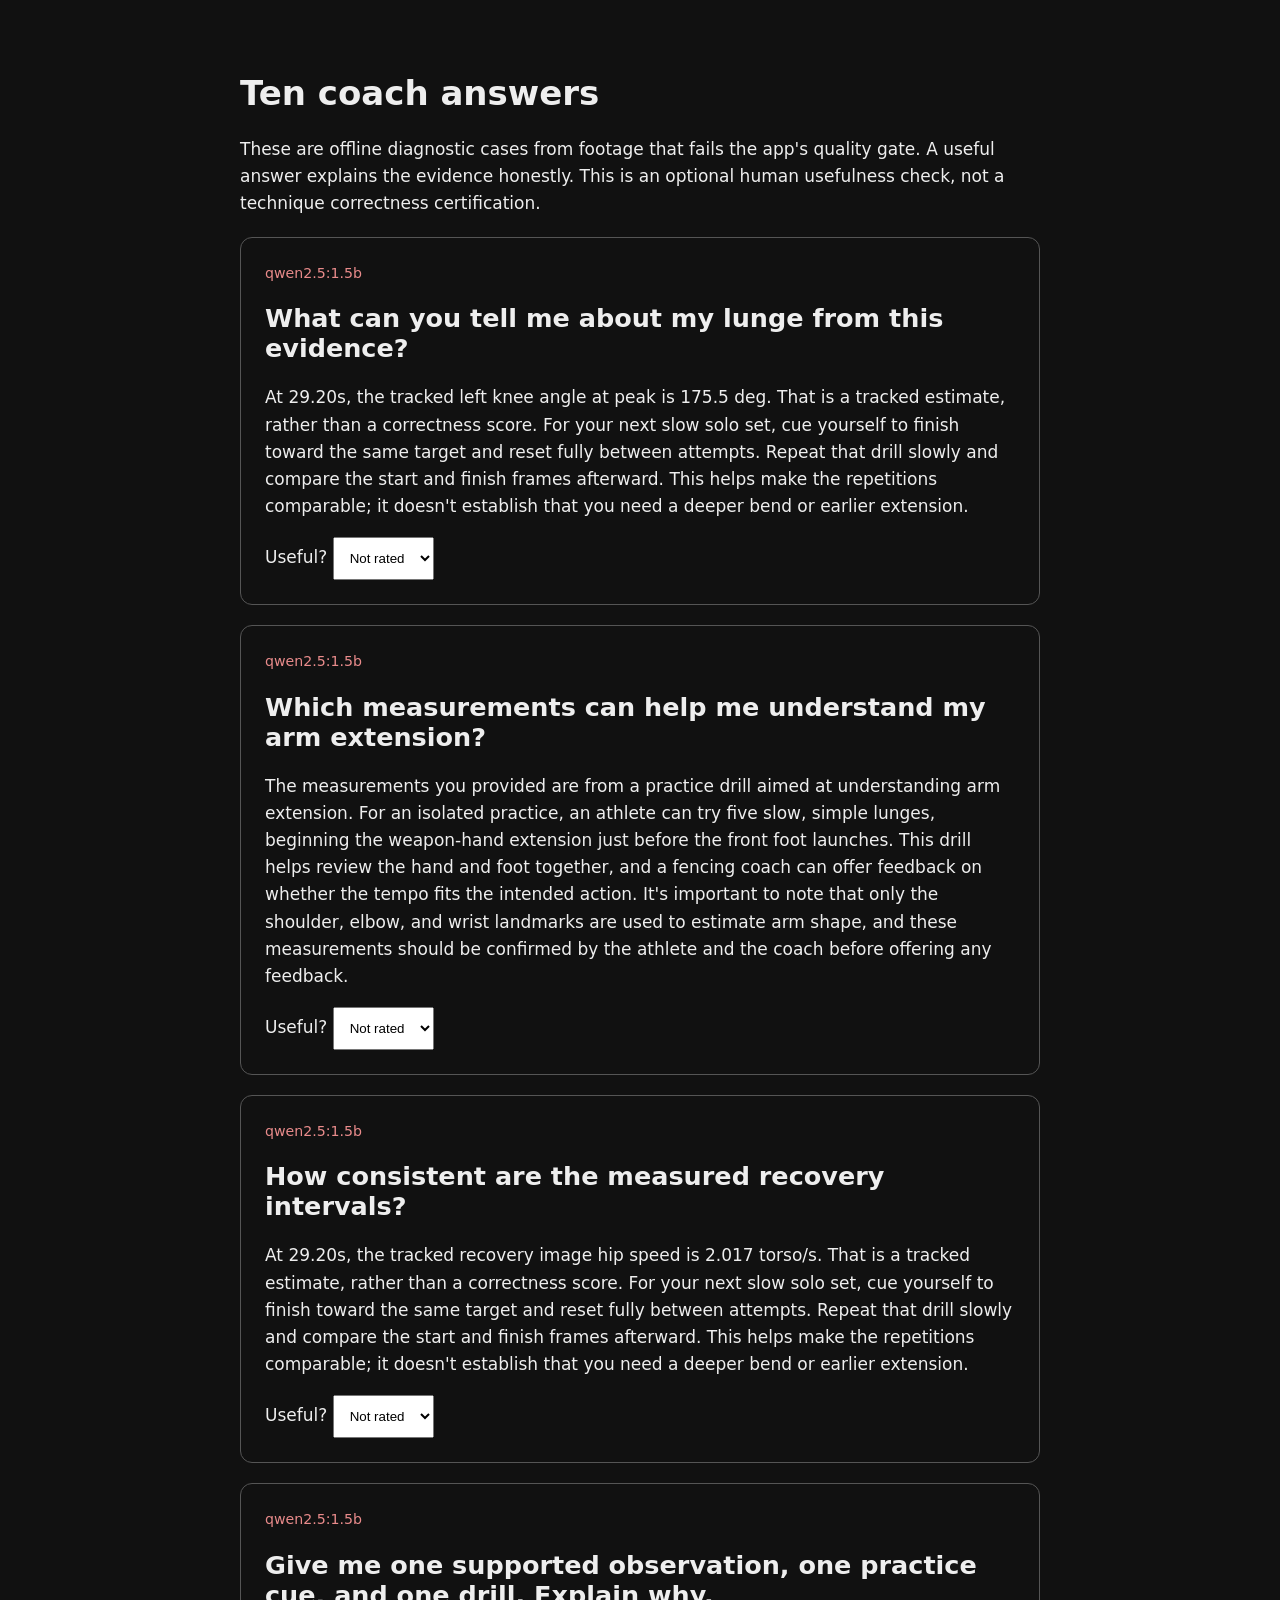
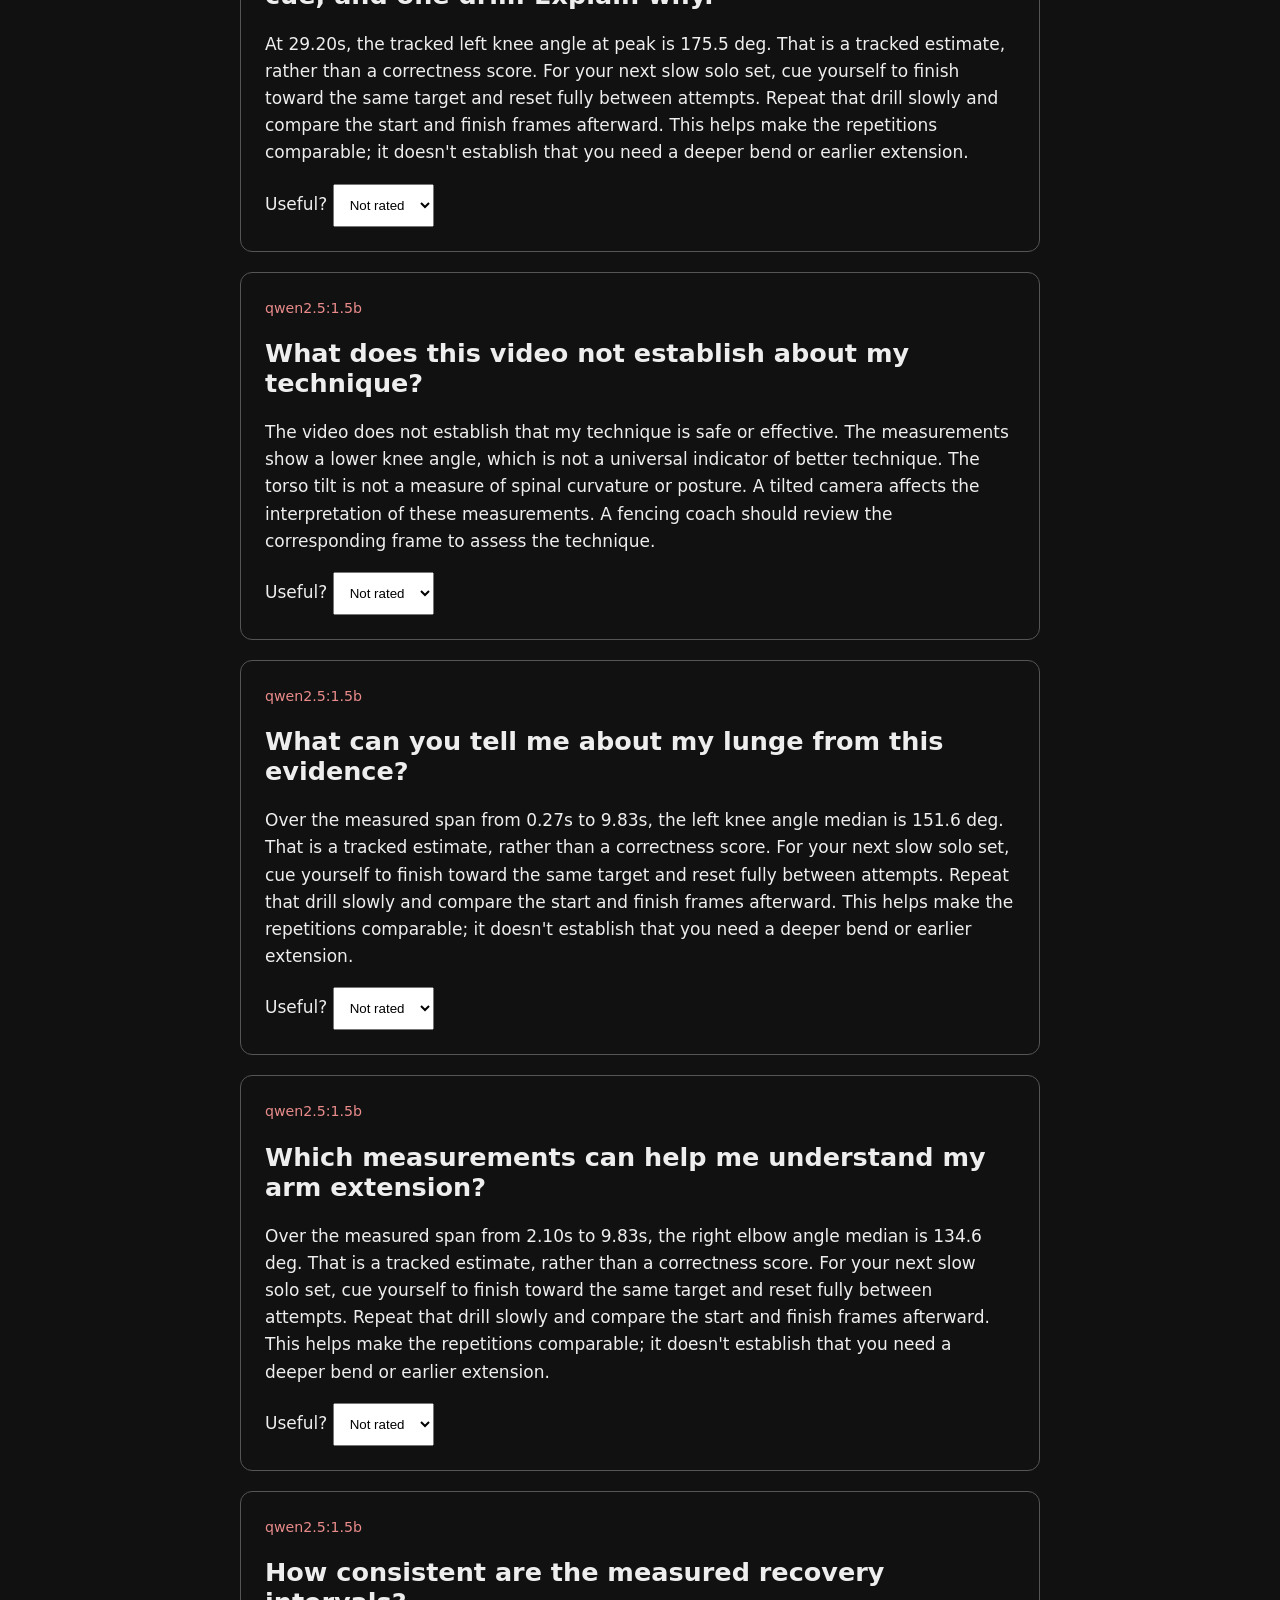
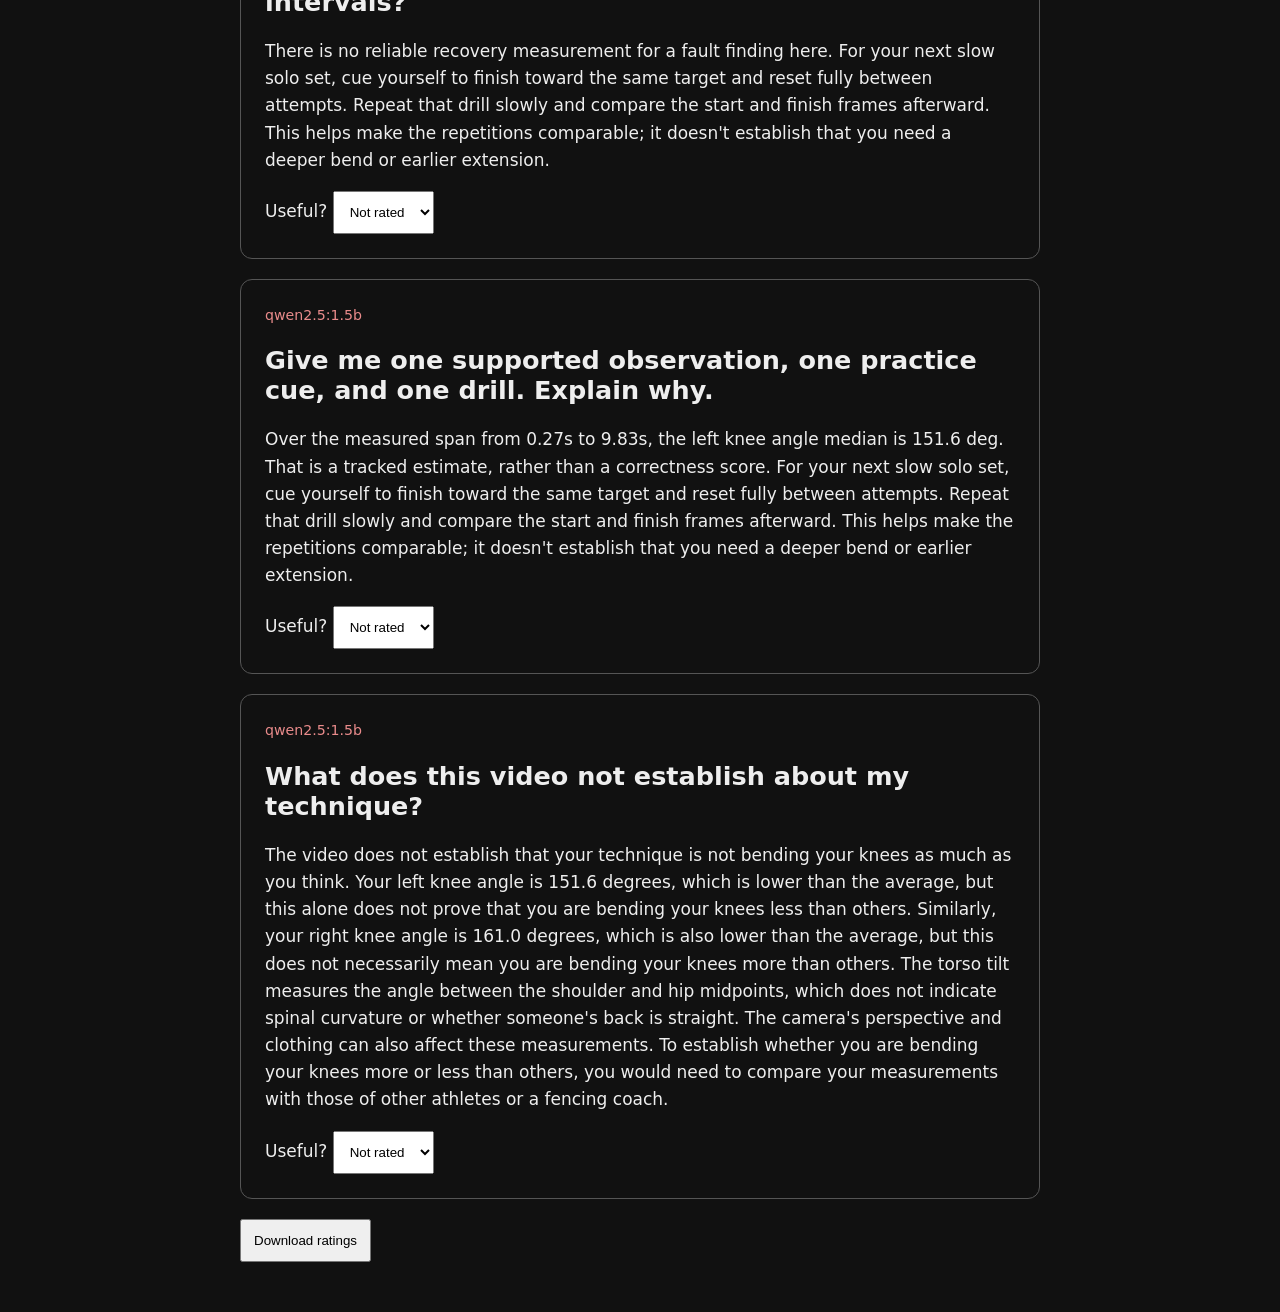
<file: evals/results/coach-review.html>
<!doctype html><html lang="en"><meta charset="utf-8"><meta name="viewport" content="width=device-width,initial-scale=1"><title>Coach answer review</title>
    <style>body{font:17px system-ui;background:#111;color:#eee;max-width:800px;margin:30px auto;padding:20px}article{padding:24px;border:1px solid #555;border-radius:12px;margin:20px 0}p{white-space:pre-wrap;line-height:1.6}button,select{padding:12px}small{color:#e98b8b}</style>
    <h1>Ten coach answers</h1><p>These are offline diagnostic cases from footage that fails the app's quality gate. A useful answer explains the evidence honestly. This is an optional human usefulness check, not a technique correctness certification.</p><article data-id="commons/dourdan-04:0"><small>qwen2.5:1.5b</small><h2>What can you tell me about my lunge from this evidence?</h2><p>At 29.20s, the tracked left knee angle at peak is 175.5 deg. That is a tracked estimate, rather than a correctness score. For your next slow solo set, cue yourself to finish toward the same target and reset fully between attempts. Repeat that drill slowly and compare the start and finish frames afterward. This helps make the repetitions comparable; it doesn&#x27;t establish that you need a deeper bend or earlier extension.</p><label>Useful? <select><option value="">Not rated</option><option>Yes</option><option>No</option></select></label></article><article data-id="commons/dourdan-04:1"><small>qwen2.5:1.5b</small><h2>Which measurements can help me understand my arm extension?</h2><p>The measurements you provided are from a practice drill aimed at understanding arm extension. For an isolated practice, an athlete can try five slow, simple lunges, beginning the weapon-hand extension just before the front foot launches. This drill helps review the hand and foot together, and a fencing coach can offer feedback on whether the tempo fits the intended action. It&#x27;s important to note that only the shoulder, elbow, and wrist landmarks are used to estimate arm shape, and these measurements should be confirmed by the athlete and the coach before offering any feedback.</p><label>Useful? <select><option value="">Not rated</option><option>Yes</option><option>No</option></select></label></article><article data-id="commons/dourdan-04:2"><small>qwen2.5:1.5b</small><h2>How consistent are the measured recovery intervals?</h2><p>At 29.20s, the tracked recovery image hip speed is 2.017 torso/s. That is a tracked estimate, rather than a correctness score. For your next slow solo set, cue yourself to finish toward the same target and reset fully between attempts. Repeat that drill slowly and compare the start and finish frames afterward. This helps make the repetitions comparable; it doesn&#x27;t establish that you need a deeper bend or earlier extension.</p><label>Useful? <select><option value="">Not rated</option><option>Yes</option><option>No</option></select></label></article><article data-id="commons/dourdan-04:3"><small>qwen2.5:1.5b</small><h2>Give me one supported observation, one practice cue, and one drill. Explain why.</h2><p>At 29.20s, the tracked left knee angle at peak is 175.5 deg. That is a tracked estimate, rather than a correctness score. For your next slow solo set, cue yourself to finish toward the same target and reset fully between attempts. Repeat that drill slowly and compare the start and finish frames afterward. This helps make the repetitions comparable; it doesn&#x27;t establish that you need a deeper bend or earlier extension.</p><label>Useful? <select><option value="">Not rated</option><option>Yes</option><option>No</option></select></label></article><article data-id="commons/dourdan-04:4"><small>qwen2.5:1.5b</small><h2>What does this video not establish about my technique?</h2><p>The video does not establish that my technique is safe or effective. The measurements show a lower knee angle, which is not a universal indicator of better technique. The torso tilt is not a measure of spinal curvature or posture. A tilted camera affects the interpretation of these measurements. A fencing coach should review the corresponding frame to assess the technique.</p><label>Useful? <select><option value="">Not rated</option><option>Yes</option><option>No</option></select></label></article><article data-id="footwork-clips/rigin-meinhardt-2016-t8-175000-185000:5"><small>qwen2.5:1.5b</small><h2>What can you tell me about my lunge from this evidence?</h2><p>Over the measured span from 0.27s to 9.83s, the left knee angle median is 151.6 deg. That is a tracked estimate, rather than a correctness score. For your next slow solo set, cue yourself to finish toward the same target and reset fully between attempts. Repeat that drill slowly and compare the start and finish frames afterward. This helps make the repetitions comparable; it doesn&#x27;t establish that you need a deeper bend or earlier extension.</p><label>Useful? <select><option value="">Not rated</option><option>Yes</option><option>No</option></select></label></article><article data-id="footwork-clips/rigin-meinhardt-2016-t8-175000-185000:6"><small>qwen2.5:1.5b</small><h2>Which measurements can help me understand my arm extension?</h2><p>Over the measured span from 2.10s to 9.83s, the right elbow angle median is 134.6 deg. That is a tracked estimate, rather than a correctness score. For your next slow solo set, cue yourself to finish toward the same target and reset fully between attempts. Repeat that drill slowly and compare the start and finish frames afterward. This helps make the repetitions comparable; it doesn&#x27;t establish that you need a deeper bend or earlier extension.</p><label>Useful? <select><option value="">Not rated</option><option>Yes</option><option>No</option></select></label></article><article data-id="footwork-clips/rigin-meinhardt-2016-t8-175000-185000:7"><small>qwen2.5:1.5b</small><h2>How consistent are the measured recovery intervals?</h2><p>There is no reliable recovery measurement for a fault finding here. For your next slow solo set, cue yourself to finish toward the same target and reset fully between attempts. Repeat that drill slowly and compare the start and finish frames afterward. This helps make the repetitions comparable; it doesn&#x27;t establish that you need a deeper bend or earlier extension.</p><label>Useful? <select><option value="">Not rated</option><option>Yes</option><option>No</option></select></label></article><article data-id="footwork-clips/rigin-meinhardt-2016-t8-175000-185000:8"><small>qwen2.5:1.5b</small><h2>Give me one supported observation, one practice cue, and one drill. Explain why.</h2><p>Over the measured span from 0.27s to 9.83s, the left knee angle median is 151.6 deg. That is a tracked estimate, rather than a correctness score. For your next slow solo set, cue yourself to finish toward the same target and reset fully between attempts. Repeat that drill slowly and compare the start and finish frames afterward. This helps make the repetitions comparable; it doesn&#x27;t establish that you need a deeper bend or earlier extension.</p><label>Useful? <select><option value="">Not rated</option><option>Yes</option><option>No</option></select></label></article><article data-id="footwork-clips/rigin-meinhardt-2016-t8-175000-185000:9"><small>qwen2.5:1.5b</small><h2>What does this video not establish about my technique?</h2><p>The video does not establish that your technique is not bending your knees as much as you think. Your left knee angle is 151.6 degrees, which is lower than the average, but this alone does not prove that you are bending your knees less than others. Similarly, your right knee angle is 161.0 degrees, which is also lower than the average, but this does not necessarily mean you are bending your knees more than others. The torso tilt measures the angle between the shoulder and hip midpoints, which does not indicate spinal curvature or whether someone&#x27;s back is straight. The camera&#x27;s perspective and clothing can also affect these measurements. To establish whether you are bending your knees more or less than others, you would need to compare your measurements with those of other athletes or a fencing coach.</p><label>Useful? <select><option value="">Not rated</option><option>Yes</option><option>No</option></select></label></article><button id="save">Download ratings</button><script>
    document.querySelector('#save').onclick=()=>{const rows=[...document.querySelectorAll('article')].map(a=>({case_id:a.dataset.id,useful:a.querySelector('select').value,reviewer:'human',reviewed_at:new Date().toISOString()}));const a=document.createElement('a');a.href=URL.createObjectURL(new Blob([JSON.stringify(rows,null,2)],{type:'application/json'}));a.download='coach-usefulness-ratings.json';a.click();setTimeout(()=>URL.revokeObjectURL(a.href),1000)};
    </script></html>
</file>
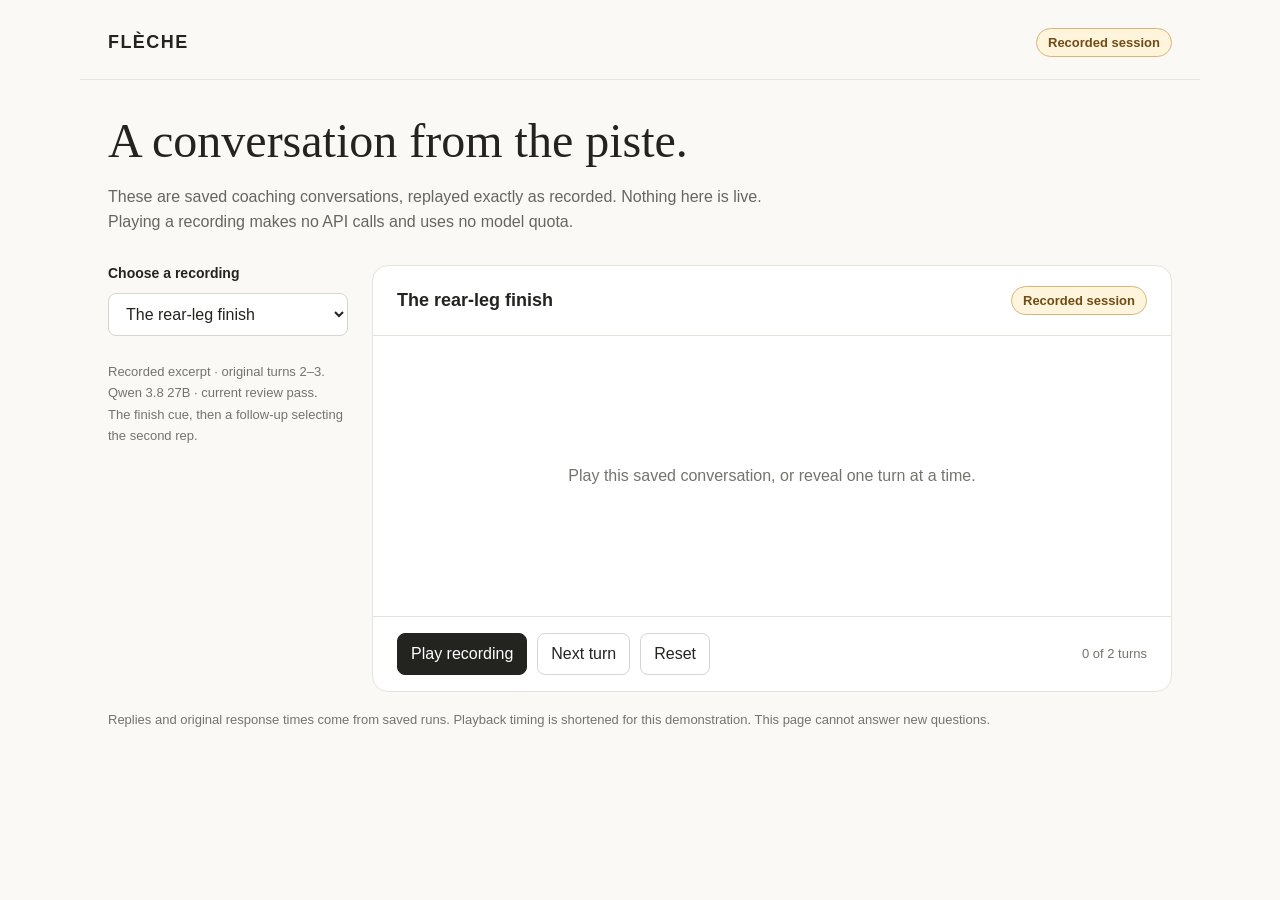
<file: src/fencecoach/web/recorded-coach.html>
<!doctype html>
<html lang="en"><head><meta charset="utf-8"><meta name="viewport" content="width=device-width,initial-scale=1">
<title>Flèche · Recorded session</title><link rel="stylesheet" href="recorded-coach.css">
<script src="recorded-coach.js" defer></script></head><body>
<header><a class="brand" href="/">FLÈCHE</a><span class="recorded">Recorded session</span></header>
<main><h1>A conversation from the piste.</h1>
<p class="intro">These are saved coaching conversations, replayed exactly as recorded. Nothing here is live. Playing a recording makes no API calls and uses no model quota.</p>
<div class="layout"><aside><label for="recording">Choose a recording</label><select id="recording"></select><p id="details" class="details"></p></aside>
<section class="panel" aria-label="Recorded conversation"><div class="panel-heading"><h2 id="title"></h2><span class="recorded">Recorded session</span></div>
<div id="conversation" aria-live="polite"></div><div class="controls"><button class="primary" id="play">Play recording</button><button id="next">Next turn</button><button id="reset">Reset</button><span id="progress" role="status"></span></div></section></div>
<p class="footnote">Replies and original response times come from saved runs. Playback timing is shortened for this demonstration. This page cannot answer new questions.</p></main>
<script id="recordings" type="application/json">[{"title": "The rear-leg finish", "description": "Recorded excerpt · original turns 2–3.\nQwen 3.8 27B · current review pass.\nThe finish cue, then a follow-up selecting the second rep.", "turns": [{"question": "is it better straighter or bent?", "answer": "The knowledge base specifies that the rear leg should end straight at the finish of the lunge, so straighter is the desired position for that phase.", "latency_ms": 878.5748000373133, "provider_label": "qwen/qwen3.8-27b"}, {"question": "the second rep", "answer": "On rep two, your rear knee angle was 176.1 degrees, which is consistent with the straight-rear-leg finish cue.", "latency_ms": 706.9174000062048, "provider_label": "qwen/qwen3.8-27b"}]}, {"title": "An angle is not a force reading", "description": "Recorded excerpt · original turns 1–2.\nGemini 3.8 Flash · previous review pass.\nWhy a straight rear leg does not prove greater force.", "turns": [{"question": "how much force did I push with?", "answer": "We don't have usable measurements for force in this session; the cause is unknown. Side-view video tracking cannot measure physical drive or ground contact force.\n\nAs general guidance, coaches emphasize applying the push down into the floor with the entire rear foot rather than backward, keeping the rear foot grounded to drive the body forward.", "latency_ms": 2871.17890000809, "provider_label": "gemini-3.8-flash"}, {"question": "does a straighter back leg prove more force?", "answer": "No, a straighter rear leg does not prove more force. \n\nA straight rear leg shows joint extension and finishing position, but camera tracking of joint angles cannot measure the push direction or physical force applied into the floor. Mechanically, the rear leg straightens to drive the body forward, yet full extension can happen with varying levels of acceleration and power.", "latency_ms": 3992.6048000343144, "provider_label": "gemini-3.8-flash"}]}, {"title": "What this footage can tell us", "description": "Recorded excerpt · original turns 2–3.\nHosted Qwen 3.8 27B · previous review pass.\nFoot contact and blade steadiness need evidence these measurements do not provide.", "turns": [{"question": "did my rear foot roll?", "answer": "I can’t tell from these side-view measurements whether your rear foot rolled. The current data tracks knee angles and arm extension, but it doesn’t capture foot contact or lateral movement on the floor.\n\nGeneral guidance: keep the rear foot flat and push down into the floor rather than letting it slide or roll sideways. If you suspect rolling, check your foot placement and hip alignment during slow-motion lunges to ensure the rear leg drives straight through.", "latency_ms": 871.5099999681115, "provider_label": "qwen/qwen3.8-27b"}, {"question": "did I keep the point steady?", "answer": "I can’t confirm point steadiness from these side-view measurements. The current data tracks limb angles but doesn’t capture blade or point tracking, so it can’t show if the point dropped or wavered.\n\nGeneral guidance: keep the weapon shoulder relaxed and the elbow, forearm, guard, and point aligned in one line. A tight shoulder often causes the arm to drop during the lunge, so focus on keeping that shoulder loose and making small aim corrections with your fingers rather than your shoulder.", "latency_ms": 891.8225000379607, "provider_label": "qwen/qwen3.8-27b"}]}]</script></body></html>
</file>
<file: src/fencecoach/web/recorded-coach.css>
:root { color-scheme: light; font-family: "Segoe UI", sans-serif; color: #232320; background: #faf9f6; }
* { box-sizing: border-box; }
body { margin: 0; }
header { max-width: 1120px; margin: auto; padding: 28px 28px 22px; display: flex; align-items: center; justify-content: space-between; gap: 16px; border-bottom: 1px solid #e7e3dc; }
a { color: inherit; }
.brand { font-size: 18px; font-weight: 800; letter-spacing: .08em; text-decoration: none; }
.recorded { display: inline-block; border: 1px solid #d7b67a; color: #704c16; background: #fff4dc; padding: 6px 11px; border-radius: 20px; font-size: 13px; font-weight: 650; }
main { max-width: 1120px; margin: auto; padding: 34px 28px 64px; }
h1 { font: 400 clamp(32px, 5vw, 48px)/1.12 Georgia, serif; margin: 0 0 16px; }
.intro { max-width: 700px; color: #66665e; line-height: 1.6; margin-bottom: 30px; }
.layout { display: grid; grid-template-columns: 240px minmax(0, 1fr); gap: 24px; align-items: start; }
aside { display: grid; gap: 12px; }
label { font-weight: 600; font-size: 14px; }
select, button { font: inherit; border-radius: 8px; border: 1px solid #d9d5ce; background: #fff; padding: 11px 13px; color: inherit; }
select { width: 100%; }
.details { font-size: 13px; color: #74746d; line-height: 1.65; white-space: pre-line; }
.panel { background: #fff; border: 1px solid #e7e3dc; border-radius: 16px; overflow: hidden; }
.panel-heading { padding: 20px 24px; border-bottom: 1px solid #e7e3dc; display: flex; flex-wrap: wrap; justify-content: space-between; align-items: center; gap: 12px; }
h2 { font-size: 18px; margin: 0; }
#conversation { padding: 24px; min-height: 280px; display: flex; flex-direction: column; gap: 20px; }
.empty { color: #74746d; margin: auto 0; text-align: center; line-height: 1.7; }
.turn { display: flex; flex-direction: column; gap: 14px; }
.message { margin: 0; padding: 14px 17px; border-radius: 12px; white-space: pre-wrap; line-height: 1.6; font-size: 15px; }
.athlete { margin-left: 12%; background: #f3ede9; }
.coach { background: #f7f7f3; margin-right: 6%; }
.message small { display: block; color: #74746d; font-size: 12px; margin-bottom: 7px; white-space: normal; }
.controls { border-top: 1px solid #e7e3dc; padding: 16px 24px; display: flex; flex-wrap: wrap; gap: 10px; align-items: center; }
button { cursor: pointer; }
button.primary { background: #232320; color: #fff; border-color: #232320; }
button:disabled { opacity: .45; cursor: default; }
button:focus-visible, select:focus-visible, a:focus-visible { outline: 3px solid #b46c27; outline-offset: 3px; }
#progress { color: #74746d; font-size: 13px; margin-left: auto; }
.footnote { font-size: 13px; color: #74746d; line-height: 1.6; margin-top: 18px; }
@media (max-width: 700px) { .layout { grid-template-columns: 1fr; } header, main { padding-left: 18px; padding-right: 18px; } .details { margin: 0 0 5px; } #conversation { padding: 18px; } .panel-heading, .controls { padding: 16px 18px; } .brand { font-size: 15px; } }
</file>
